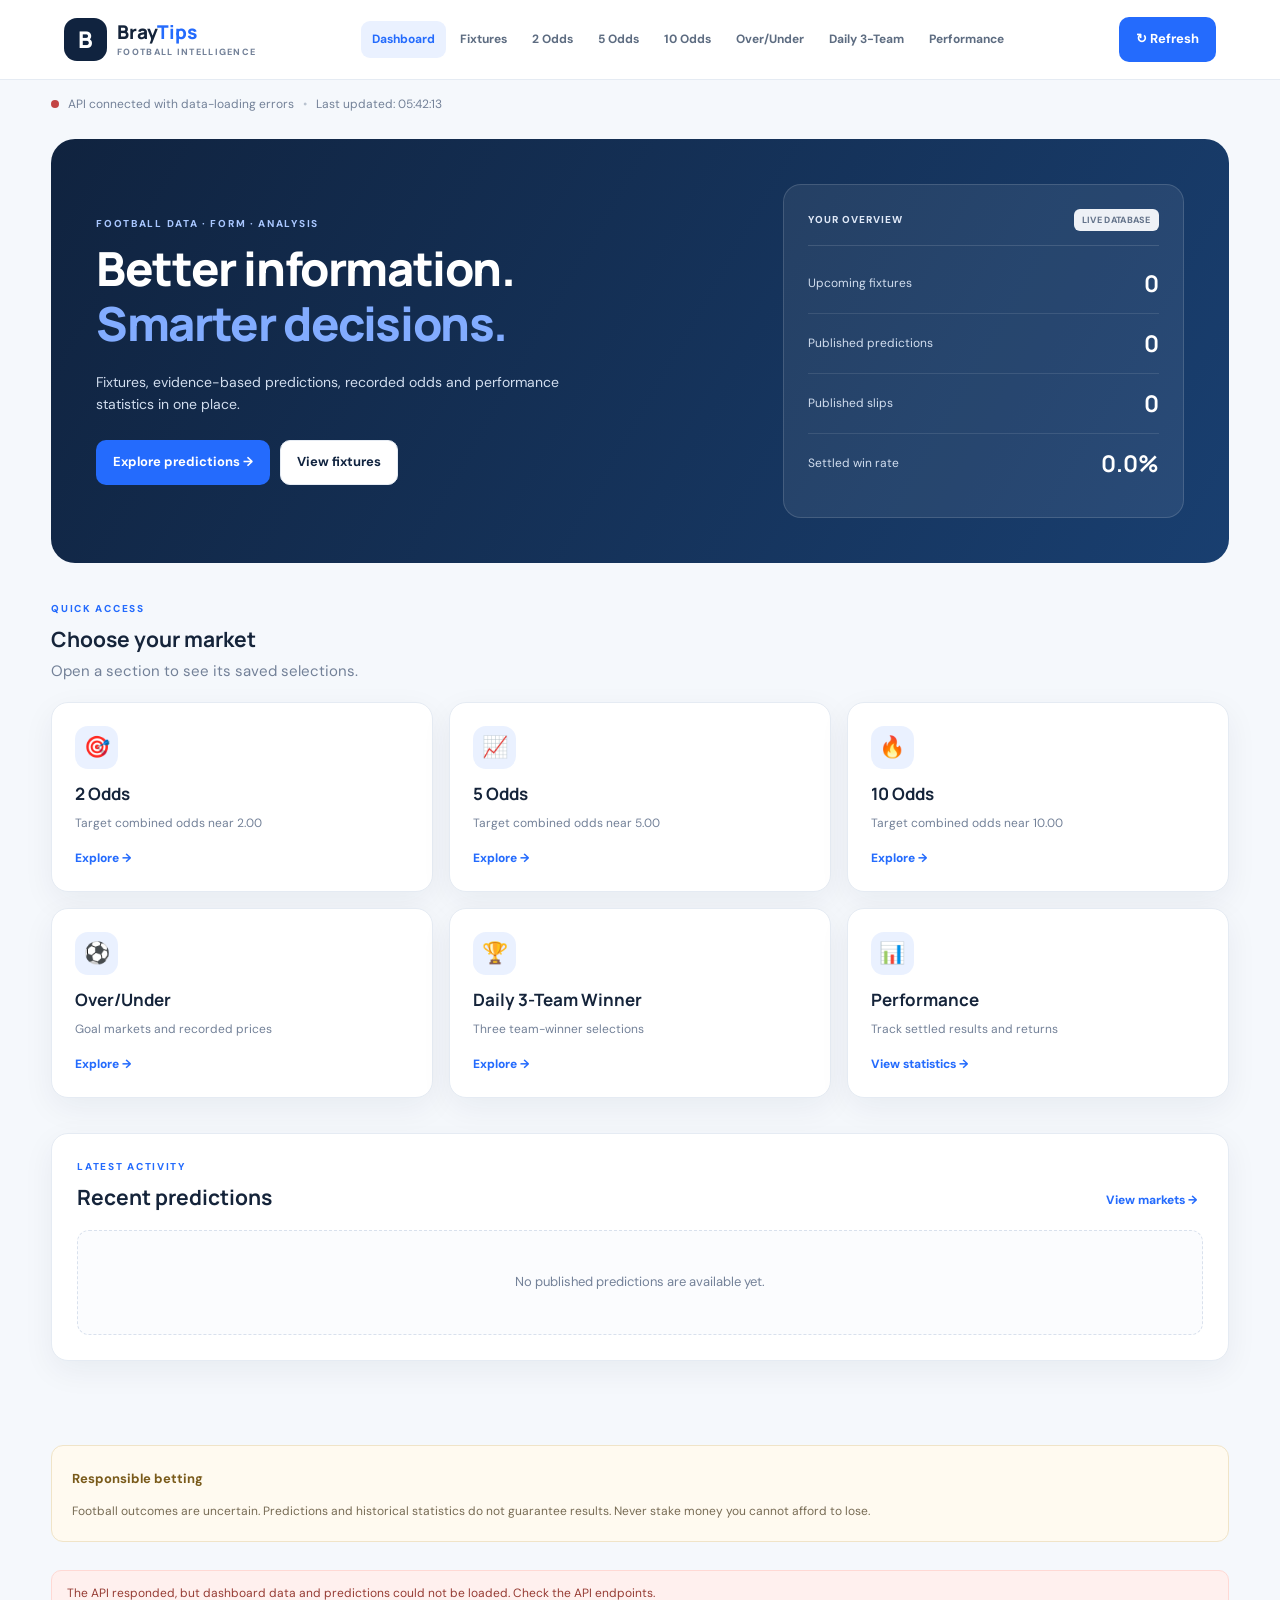
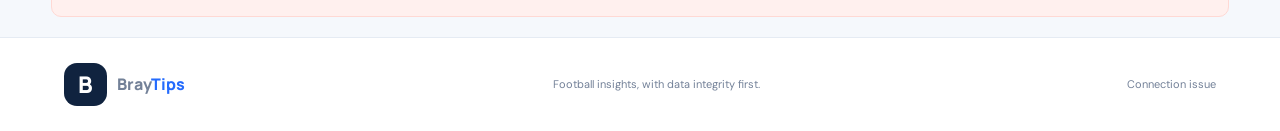
<file: index.html>
<!doctype html>
<html lang="en">
<head>
  <meta charset="utf-8">
  <meta name="viewport" content="width=device-width, initial-scale=1">
  <meta name="theme-color" content="#10233f">
  <meta name="description" content="BrayTips football fixtures, predictions, odds and performance tracking.">
  <title>BrayTips | Football Predictions</title>
  <link rel="stylesheet" href="styles.css">
  <script defer src="app.js?v=5"></script>
</head>
<body>
  <header class="site-header">
    <a class="brand" href="#dashboard" aria-label="BrayTips home">
      <span class="brand-mark">B</span>
      <span class="brand-name">
        Bray<span>Tips</span>
        <small>FOOTBALL INTELLIGENCE</small>
      </span>
    </a>

    <button id="menuToggle" class="menu-toggle" type="button"
            aria-expanded="false" aria-controls="mainNav">
      ☰ Menu
    </button>

    <nav id="mainNav" class="top-nav" aria-label="Main navigation">
      <button class="nav-button active" data-view="dashboard">Dashboard</button>
      <button class="nav-button" data-view="fixtures">Fixtures</button>
      <button class="nav-button" data-view="odds2">2 Odds</button>
      <button class="nav-button" data-view="odds5">5 Odds</button>
      <button class="nav-button" data-view="odds10">10 Odds</button>
      <button class="nav-button" data-view="overunder">Over/Under</button>
      <button class="nav-button" data-view="daily3">Daily 3-Team</button>
      <button class="nav-button" data-view="performance">Performance</button>
    </nav>

    <button id="refreshButton" class="button button-primary" type="button">
      ↻ Refresh
    </button>
  </header>

  <main class="page">
    <div class="system-banner">
      <span class="status-indicator"></span>
      <span id="statusLabel">Connecting to BrayTips...</span>
      <span class="system-divider">•</span>
      <span id="lastUpdated">Waiting for data</span>
    </div>

    <section id="dashboardView" class="view active">
      <div class="hero">
        <div class="hero-copy">
          <p class="eyebrow">FOOTBALL DATA · FORM · ANALYSIS</p>
          <h1>Better information.<br><span>Smarter decisions.</span></h1>
          <p class="hero-description">
            Fixtures, evidence-based predictions, recorded odds and
            performance statistics in one place.
          </p>
          <div class="hero-actions">
            <button class="button button-primary" data-view="odds2">
              Explore predictions →
            </button>
            <button class="button button-secondary" data-view="fixtures">
              View fixtures
            </button>
          </div>
        </div>

        <div class="hero-panel">
          <div class="panel-heading">
            <span>YOUR OVERVIEW</span>
            <span class="tag">LIVE DATABASE</span>
          </div>
          <div class="overview-stat">
            <span>Upcoming fixtures</span>
            <strong id="fixtureCount">—</strong>
          </div>
          <div class="overview-stat">
            <span>Published predictions</span>
            <strong id="predictionCount">—</strong>
          </div>
          <div class="overview-stat">
            <span>Published slips</span>
            <strong id="slipCount">—</strong>
          </div>
          <div class="overview-stat">
            <span>Settled win rate</span>
            <strong id="dashboardWinRate">—</strong>
          </div>
        </div>
      </div>

      <div class="section-heading">
        <div>
          <p class="eyebrow">QUICK ACCESS</p>
          <h2>Choose your market</h2>
          <p class="muted">Open a section to see its saved selections.</p>
        </div>
      </div>

      <div class="market-grid">
        <button class="market-card" data-view="odds2">
          <span class="market-icon">🎯</span>
          <strong>2 Odds</strong>
          <span>Target combined odds near 2.00</span>
          <span class="market-link">Explore →</span>
        </button>

        <button class="market-card" data-view="odds5">
          <span class="market-icon">📈</span>
          <strong>5 Odds</strong>
          <span>Target combined odds near 5.00</span>
          <span class="market-link">Explore →</span>
        </button>

        <button class="market-card" data-view="odds10">
          <span class="market-icon">🔥</span>
          <strong>10 Odds</strong>
          <span>Target combined odds near 10.00</span>
          <span class="market-link">Explore →</span>
        </button>

        <button class="market-card" data-view="overunder">
          <span class="market-icon">⚽</span>
          <strong>Over/Under</strong>
          <span>Goal markets and recorded prices</span>
          <span class="market-link">Explore →</span>
        </button>

        <button class="market-card" data-view="daily3">
          <span class="market-icon">🏆</span>
          <strong>Daily 3-Team Winner</strong>
          <span>Three team-winner selections</span>
          <span class="market-link">Explore →</span>
        </button>

        <button class="market-card" data-view="performance">
          <span class="market-icon">📊</span>
          <strong>Performance</strong>
          <span>Track settled results and returns</span>
          <span class="market-link">View statistics →</span>
        </button>
      </div>

      <section class="panel">
        <div class="section-heading compact">
          <div>
            <p class="eyebrow">LATEST ACTIVITY</p>
            <h2>Recent predictions</h2>
          </div>
          <button class="text-button" data-view="daily3">View markets →</button>
        </div>
        <div id="recentPredictions" class="content-grid">
          <div class="empty-state">Loading saved predictions...</div>
        </div>
      </section>
    </section>

    <section id="fixturesView" class="view">
      <div class="page-heading">
        <p class="eyebrow">MATCH CENTRE</p>
        <h1>Upcoming fixtures</h1>
        <p>Explore matches stored in the BrayTips database.</p>
      </div>

      <div class="panel">
        <div class="filters">
          <label>
            <span>Competition</span>
            <select id="leagueFilter">
              <option value="">All competitions</option>
            </select>
          </label>
          <label class="search-label">
            <span>Search teams</span>
            <input id="fixtureSearch" type="search"
                   placeholder="Enter a team name...">
          </label>
        </div>

        <div id="fixturesContainer" class="fixture-grid">
          <div class="empty-state">Fixtures will appear here.</div>
        </div>
      </div>
    </section>

    <section id="odds2View" class="view">
      <div class="page-heading">
        <p class="eyebrow">LOWER COMBINED ODDS</p>
        <h1>2 Odds</h1>
        <p>Published selections targeting combined decimal odds near 2.00.</p>
      </div>
      <div class="notice-inline">
        Target odds are not a guarantee. Only recorded selection prices
        can be used to calculate a verified combined price.
      </div>
      <div id="odds2Container" class="content-grid"></div>
    </section>

    <section id="odds5View" class="view">
      <div class="page-heading">
        <p class="eyebrow">MEDIUM COMBINED ODDS</p>
        <h1>5 Odds</h1>
        <p>Published slips targeting combined decimal odds near 5.00.</p>
      </div>
      <div class="notice-inline">
        Combined odds must be calculated from actual selection prices.
      </div>
      <div id="odds5Container" class="content-grid"></div>
    </section>

    <section id="odds10View" class="view">
      <div class="page-heading">
        <p class="eyebrow">HIGHER COMBINED ODDS</p>
        <h1>10 Odds</h1>
        <p>Published slips targeting combined decimal odds near 10.00.</p>
      </div>
      <div class="notice-inline">
        Higher combined odds generally mean a lower probability of all
        selections winning.
      </div>
      <div id="odds10Container" class="content-grid"></div>
    </section>

    <section id="overunderView" class="view">
      <div class="page-heading">
        <p class="eyebrow">GOALS MARKETS</p>
        <h1>Over/Under</h1>
        <p>Goal-market predictions saved in the database.</p>
      </div>
      <div id="overunderContainer" class="content-grid"></div>
    </section>

    <section id="daily3View" class="view">
      <div class="page-heading">
        <p class="eyebrow">THREE-SELECTION MARKET</p>
        <h1>Daily 3-Team Winner</h1>
        <p>Team-winner predictions for review. No selection is guaranteed.</p>
      </div>
      <div id="daily3Container" class="content-grid"></div>
    </section>

    <section id="performanceView" class="view">
      <div class="page-heading">
        <p class="eyebrow">RESULTS AND ACCOUNTABILITY</p>
        <h1>Performance tracker</h1>
        <p>Statistics based on recorded results, not pending predictions.</p>
      </div>

      <div class="stats-grid">
        <article class="stat-card">
          <span>Total predictions</span>
          <strong id="perfTotal">—</strong>
        </article>
        <article class="stat-card">
          <span>Won</span>
          <strong id="perfWon" class="positive">—</strong>
        </article>
        <article class="stat-card">
          <span>Lost</span>
          <strong id="perfLost" class="negative">—</strong>
        </article>
        <article class="stat-card">
          <span>Pending</span>
          <strong id="perfPending">—</strong>
        </article>
        <article class="stat-card">
          <span>Settled win rate</span>
          <strong id="perfWinRate">—</strong>
        </article>
        <article class="stat-card">
          <span>Recorded profit/loss</span>
          <strong id="perfProfit">—</strong>
        </article>
      </div>

      <div class="panel performance-notes">
        <h2>How performance is calculated</h2>
        <ul>
          <li>Win rate uses settled wins and losses only.</li>
          <li>Pending and void predictions are excluded from win rate.</li>
          <li>Profit/loss is expressed in units, not Kenyan shillings.</li>
          <li>Predictions without recorded odds cannot provide a reliable
              winning return.</li>
        </ul>
        <p id="performanceUpdated" class="muted"></p>
      </div>

      <div class="panel">
        <h2>Slip performance</h2>
        <div class="stats-grid compact-stats">
          <article class="stat-card">
            <span>Total slips</span>
            <strong id="slipPerfTotal">—</strong>
          </article>
          <article class="stat-card">
            <span>Won</span>
            <strong id="slipPerfWon" class="positive">—</strong>
          </article>
          <article class="stat-card">
            <span>Lost</span>
            <strong id="slipPerfLost" class="negative">—</strong>
          </article>
          <article class="stat-card">
            <span>Settled win rate</span>
            <strong id="slipPerfRate">—</strong>
          </article>
        </div>
      </div>
    </section>

    <section class="responsible">
      <strong>Responsible betting</strong>
      <p>
        Football outcomes are uncertain. Predictions and historical
        statistics do not guarantee results. Never stake money you cannot
        afford to lose.
      </p>
    </section>

    <div id="notice" class="notice" role="status" aria-live="polite" hidden> role="status" aria-live="polite">
      Connecting to the BrayTips API...
    </div>
  </main>

  <footer class="site-footer">
    <a class="brand" href="#dashboard">
      <span class="brand-mark">B</span>
      <span class="brand-name">Bray<span>Tips</span></span>
    </a>
    <span>Football insights, with data integrity first.</span>
    <span id="footerApiStatus">API: checking</span>
  </footer>
</body>
</html>
</file>
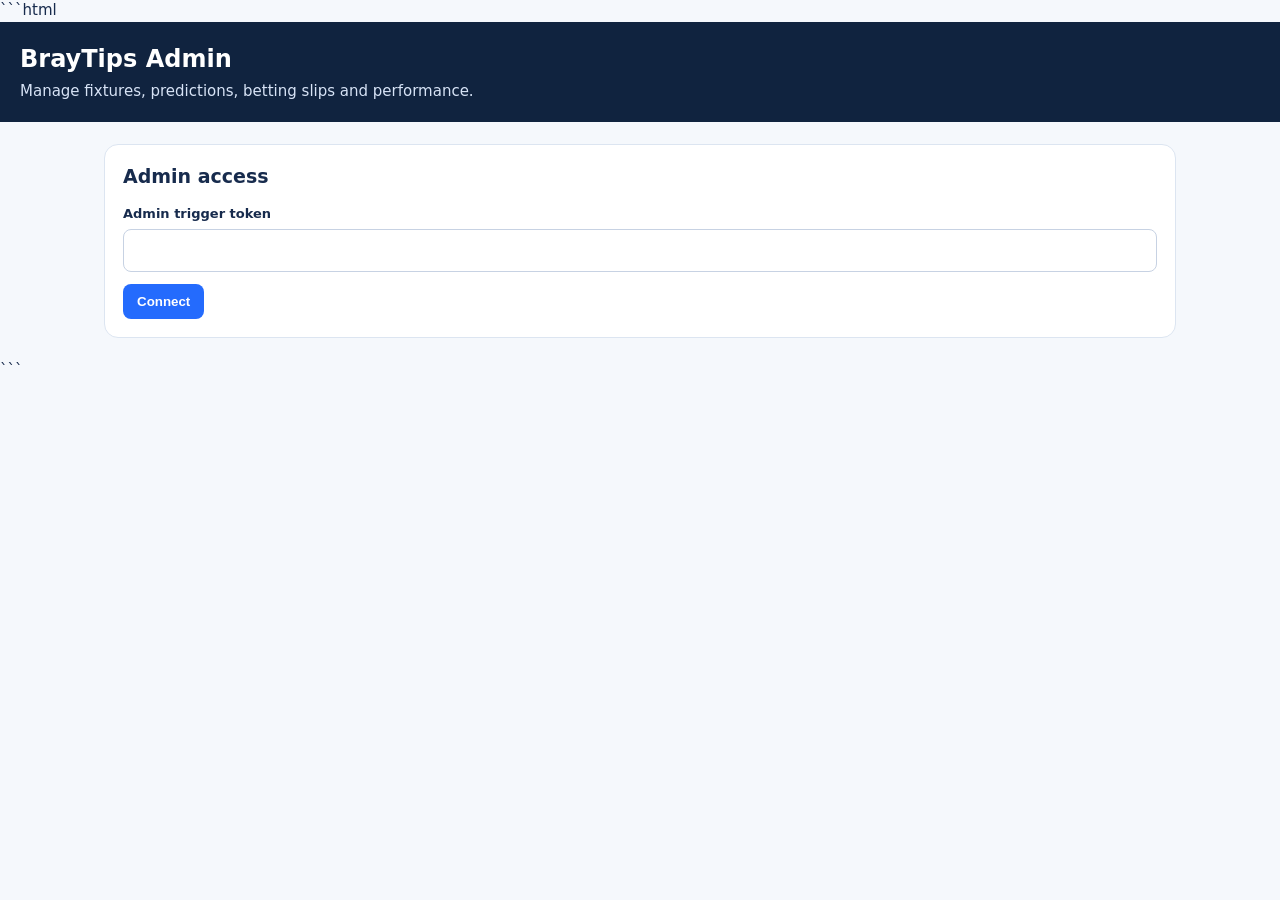
<file: admin.html>
```html
<!doctype html>
<html lang="en">
<head>
<meta charset="utf-8">
<meta name="viewport" content="width=device-width,initial-scale=1">
<title>BrayTips Admin</title>
<style>
:root{--navy:#10233f;--blue:#246bfd;--pale:#f3f7ff;--border:#dce5f1;--muted:#61718a}
*{box-sizing:border-box}
body{margin:0;background:#f5f8fc;color:#172b4d;font:15px/1.45 system-ui,Arial,sans-serif}
header{background:var(--navy);color:white;padding:20px}
header h1{margin:0;font-size:24px}
header p{margin:4px 0 0;color:#d7e3f6}
main{max-width:1100px;margin:22px auto;padding:0 14px}
.panel{background:white;border:1px solid var(--border);border-radius:14px;padding:18px;margin-bottom:16px}
h2{font-size:19px;margin:0 0 14px}
.grid{display:grid;grid-template-columns:repeat(2,minmax(0,1fr));gap:12px}
.wide{grid-column:1/-1}
label{display:block;font-size:13px;font-weight:700;margin-bottom:5px}
input,select,textarea{width:100%;min-width:0;border:1px solid #c7d2e3;border-radius:8px;padding:10px;font:inherit;background:white;color:#172b4d}
input[type=checkbox]{width:auto}
textarea{min-height:80px;resize:vertical}
button{border:0;border-radius:8px;padding:10px 14px;background:var(--blue);color:white;font-weight:700;cursor:pointer}
button:disabled{opacity:.55;cursor:not-allowed}
button.secondary{background:#eaf0f8;color:#203650}
button.danger{background:#b42318}
.actions{display:flex;gap:8px;flex-wrap:wrap;margin-top:12px}
.muted{color:var(--muted);font-size:13px}
.message{padding:10px;border-radius:8px;background:#eef4ff;margin:12px 0;overflow-wrap:anywhere}
.hidden{display:none!important}
table{width:100%;border-collapse:collapse;font-size:13px}
th,td{text-align:left;padding:9px;border-bottom:1px solid var(--border);vertical-align:top}
th{background:#f5f8fc}
.tablewrap{overflow:auto}
.cards{display:grid;grid-template-columns:repeat(4,minmax(0,1fr));gap:10px}
.stat{background:#f4f7fc;border-radius:10px;padding:12px}
.stat strong{display:block;font-size:22px}
.pill{display:inline-block;background:#eaf0f8;border-radius:999px;padding:3px 8px;font-size:12px}
.fixture{display:flex;align-items:center;gap:8px}
.badge{width:26px;height:26px;object-fit:contain;flex:0 0 26px}
.selection-row{display:grid;grid-template-columns:minmax(0,1fr) 110px auto;gap:8px;align-items:end;margin:10px 0}
.notice{padding:12px;border-radius:9px;background:#fff8e6;color:#654d12;font-size:13px;margin-bottom:12px}
@media(max-width:650px){.grid,.cards{grid-template-columns:1fr}.wide{grid-column:auto}.selection-row{grid-template-columns:1fr 100px}.selection-row button{grid-column:1/-1}}
</style>
</head>
<body>
<header>
<h1>BrayTips Admin</h1>
<p>Manage fixtures, predictions, betting slips and performance.</p>
</header>

<main>
<section class="panel" id="loginPanel">
<h2>Admin access</h2>
<label for="token">Admin trigger token</label>
<input id="token" type="password" autocomplete="current-password">
<div class="actions"><button id="connect">Connect</button></div>
</section>

<div id="app" class="hidden">
<div id="message" class="message" aria-live="polite">Connected.</div>

<section class="panel">
<h2>Dashboard</h2>
<div class="cards" id="stats"></div>
<div class="actions">
<button id="refresh" class="secondary">Refresh data</button>
<button id="import" class="secondary">Import fixtures</button>
<button id="enrich" class="secondary">Enrich next fixture</button>
<button id="generate" class="secondary">Generate draft predictions</button>
</div>
</section>

<!-- NEW: CUSTOM MATCH FORM -->
<section class="panel">
<h2>Add Custom Match</h2>
<p class="muted">Use this when a fixture is missing from imported matches. Enter the kickoff time in Nairobi local time.</p>
<div class="notice">Only add genuine upcoming fixtures. The saved match will appear in the fixture selector after the data refreshes.</div>

<form id="customMatchForm">
<div class="grid">
<div>
<label for="customHome">Home team *</label>
<input id="customHome" maxlength="120" required placeholder="e.g. Arsenal">
</div>
<div>
<label for="customAway">Away team *</label>
<input id="customAway" maxlength="120" required placeholder="e.g. Chelsea">
</div>
<div>
<label for="customLeague">League *</label>
<input id="customLeague" maxlength="150" required list="leagueSuggestions" placeholder="Select or enter league">
<datalist id="leagueSuggestions">
<option>Premier League</option>
<option>La Liga</option>
<option>Serie A</option>
<option>Bundesliga</option>
<option>Ligue 1</option>
<option>UEFA Champions League</option>
<option>UEFA Europa League</option>
<option>Primeira Liga</option>
<option>Eredivisie</option>
<option>Super Lig</option>
<option>Saudi Pro League</option>
<option>Kenyan Premier League</option>
</datalist>
</div>
<div>
<label for="customCountry">Country</label>
<input id="customCountry" maxlength="100" placeholder="e.g. England">
</div>
<div>
<label for="customDate">Match date *</label>
<input id="customDate" type="date" required>
</div>
<div>
<label for="customTime">Kickoff time (Nairobi) *</label>
<input id="customTime" type="time" required>
</div>
<div>
<label for="customHomeLogo">Home logo URL (optional)</label>
<input id="customHomeLogo" type="url" placeholder="https://...">
</div>
<div>
<label for="customAwayLogo">Away logo URL (optional)</label>
<input id="customAwayLogo" type="url" placeholder="https://...">
</div>
</div>
<div class="actions">
<button id="saveCustomMatch" type="submit">Save custom match</button>
<button id="clearCustomMatch" type="button" class="secondary">Clear form</button>
</div>
</form>
</section>

<section class="panel">
<h2>Create or edit prediction</h2>
<form id="predictionForm">
<input type="hidden" id="predictionId">
<div class="grid">
<div class="wide">
<label for="match">Fixture</label>
<select id="match" required><option value="">Choose fixture</option></select>
</div>
<div>
<label for="date">Prediction date</label>
<input id="date" type="date" required>
</div>
<div>
<label for="category">Category</label>
<select id="category">
<option value="winner_team">Match result</option>
<option value="over_under">Over/Under</option>
<option value="other">Other</option>
</select>
</div>
<div>
<label for="market">Market</label>
<select id="market">
<option>1X2</option>
<option>Double chance</option>
<option>Draw no bet</option>
<option>Over/Under 1.5</option>
<option>Over/Under 2.5</option>
<option>Over/Under 3.5</option>
<option>Both teams to score</option>
<option>Team goals</option>
<option>Other</option>
</select>
</div>
<div>
<label for="selection">Selection</label>
<input id="selection" required placeholder="e.g. Over 2.5 goals">
</div>
<div>
<label for="odds">Bookmaker odds</label>
<input id="odds" type="number" min="1.01" step="0.01" placeholder="e.g. 1.85">
</div>
<div>
<label for="bookmaker">Bookmaker</label>
<input id="bookmaker" placeholder="e.g. Betika">
</div>
<div>
<label for="probability">Estimated probability (%)</label>
<input id="probability" type="number" min="0" max="100" step="0.1">
</div>
<div>
<label for="confidence">Confidence</label>
<select id="confidence"><option>Medium</option><option>High</option><option>Low</option></select>
</div>
<div>
<label for="result">Result</label>
<select id="result">
<option value="pending">Pending</option>
<option value="won">Won</option>
<option value="lost">Lost</option>
<option value="void">Void</option>
</select>
</div>
<div class="wide">
<label for="reasoning">Analysis / notes</label>
<textarea id="reasoning"></textarea>
</div>
<div class="wide">
<label><input id="publishPrediction" type="checkbox"> Publish prediction</label>
</div>
</div>
<div class="actions">
<button type="submit">Save prediction</button>
<button type="button" id="clearPrediction" class="secondary">Clear</button>
</div>
</form>
</section>

<section class="panel">
<h2>Build a slip</h2>
<p class="muted">Add published predictions, confirm the actual odds, and calculate the combined price. Actual combined odds depend on your selections.</p>
<div class="grid">
<div>
<label for="slipCategory">Slip category</label>
<select id="slipCategory">
<option value="2_odds">2 odds</option>
<option value="5_odds">5 odds</option>
<option value="10_odds">10 odds</option>
<option value="over_under">Over/Under</option>
</select>
</div>
<div><label for="slipDate">Slip date</label><input id="slipDate" type="date"></div>
<div><label for="slipTitle">Slip title</label><input id="slipTitle" placeholder="Daily picks"></div>
<div><label for="slipBookmaker">Bookmaker</label><input id="slipBookmaker" placeholder="Bookmaker checked"></div>
<div class="wide"><label for="slipNotes">Notes</label><input id="slipNotes" placeholder="Odds checked at 09:15 EAT"></div>
</div>
<div style="margin-top:14px">
<label for="predictionPicker">Add published prediction</label>
<select id="predictionPicker"><option value="">Select prediction</option></select>
<div class="actions"><button type="button" id="addSelection">Add selection</button></div>
</div>
<div id="slipSelections"></div>
<div class="message">
<strong>Combined odds: <span id="combinedOdds">—</span></strong>
<span id="targetNote" class="muted"></span>
</div>
<div class="actions">
<button type="button" id="saveSlip">Save draft</button>
<button type="button" id="publishSlip">Publish slip</button>
<button type="button" id="clearSlip" class="secondary">Clear slip</button>
</div>
</section>

<section class="panel">
<h2>Predictions</h2>
<div class="tablewrap">
<table>
<thead><tr><th>Fixture / selection</th><th>Market</th><th>Odds</th><th>Status</th><th>Actions</th></tr></thead>
<tbody id="predictionsTable"></tbody>
</table>
</div>
</section>

<section class="panel">
<h2>Saved slips</h2>
<div class="tablewrap">
<table>
<thead><tr><th>Slip</th><th>Combined odds</th><th>Status</th><th>Published</th><th>Actions</th></tr></thead>
<tbody id="slipsTable"></tbody>
</table>
</div>
</section>

<section class="panel">
<h2>Performance tracker</h2>
<div id="performance"></div>
</section>
</div>
</main>

<script>
(() => {
"use strict";

const API = "https://braytips-api.mushbrayden.workers.dev";
const $ = id => document.getElementById(id);

let data = {matches:[],predictions:[],slips:[],selections:[]};
let slipItems = [];

function token(){return $("token").value.trim();}

function say(message,bad=false){
  $("message").textContent=message;
  $("message").style.background=bad?"#fff0f0":"#eef4ff";
  $("message").style.color=bad?"#9b1c1c":"#172b4d";
}

function escapeHtml(value){
  return String(value??"").replace(/[&<>"']/g,c=>({
    "&":"&amp;","<":"&lt;",">":"&gt;",'"':"&quot;","'":"&#39;"
  }[c]));
}

function today(){
  const parts=new Intl.DateTimeFormat("en-GB",{
    timeZone:"Africa/Nairobi",
    year:"numeric",month:"2-digit",day:"2-digit"
  }).formatToParts(new Date());
  const part=Object.fromEntries(parts.map(x=>[x.type,x.value]));
  return `${part.year}-${part.month}-${part.day}`;
}

async function api(path,options={}){
  const response=await fetch(API+path,{
    ...options,
    headers:{
      "Content-Type":"application/json",
      "x-admin-token":token(),
      ...(options.headers||{})
    }
  });

  const raw=await response.text();
  let result;

  try{result=raw?JSON.parse(raw):{};}
  catch{throw new Error("The server returned an invalid response.");}

  if(!response.ok||result.success===false){
    throw new Error(result.error||`Request failed (${response.status}).`);
  }

  return result;
}

function fixtureLabel(m){
  return `${m.home_team||"Home"} vs ${m.away_team||"Away"} · ${m.league_name||m.league||"League"} · ${String(m.kickoff_at||"").replace("T"," ").slice(0,16)}`;
}

function fixture(id){
  return data.matches.find(m=>String(m.id)===String(id));
}

function prediction(id){
  return data.predictions.find(p=>String(p.id)===String(id));
}

async function refresh(){
  const result=await api("/api/admin/data");

  data={
    matches:result.matches||[],
    predictions:result.predictions||[],
    slips:result.slips||[],
    selections:result.selections||[]
  };

  renderAll();
  await renderPerformance();
}

function renderAll(){
  $("match").innerHTML='<option value="">Choose fixture</option>'+
    data.matches
      .filter(m=>m.match_status!=="cancelled")
      .map(m=>`<option value="${escapeHtml(m.id)}">${escapeHtml(fixtureLabel(m))}</option>`)
      .join("");

  $("predictionPicker").innerHTML='<option value="">Select published prediction</option>'+
    data.predictions
      .filter(p=>p.is_published)
      .map(p=>{
        const m=fixture(p.match_id);
        return `<option value="${escapeHtml(p.id)}">${escapeHtml(m?fixtureLabel(m):p.market)} — ${escapeHtml(p.selection)}${p.decimal_odds?` @ ${Number(p.decimal_odds).toFixed(2)}`:" — odds needed"}</option>`;
      }).join("");

  const publishedPredictions=data.predictions.filter(p=>p.is_published).length;
  const publishedSlips=data.slips.filter(s=>s.is_published).length;

  $("stats").innerHTML=[
    ["Fixtures",data.matches.length],
    ["Predictions",data.predictions.length],
    ["Published picks",publishedPredictions],
    ["Published slips",publishedSlips]
  ].map(s=>`<div class="stat"><strong>${s[1]}</strong><span class="muted">${s[0]}</span></div>`).join("");

  $("predictionsTable").innerHTML=data.predictions.map(p=>{
    const m=fixture(p.match_id);
    const name=m?fixtureLabel(m):"Standalone pick";

    return `<tr>
      <td><div class="fixture">
      ${m?.home_logo?`<img class="badge" src="${escapeHtml(m.home_logo)}" alt="">`:""}
      <div><strong>${escapeHtml(name)}</strong><br>${escapeHtml(p.selection)}</div>
      ${m?.away_logo?`<img class="badge" src="${escapeHtml(m.away_logo)}" alt="">`:""}
      </div></td>
      <td>${escapeHtml(p.market||p.category||"")}</td>
      <td>${p.decimal_odds?Number(p.decimal_odds).toFixed(2):"—"}<br><span class="muted">${escapeHtml(p.bookmaker||"")}</span></td>
      <td><span class="pill">${p.is_published?"Published":"Draft"} · ${escapeHtml(p.result||"pending")}</span></td>
      <td><div class="actions">
      <button class="secondary" data-edit="${escapeHtml(p.id)}">Edit</button>
      <button class="secondary" data-toggle="${escapeHtml(p.id)}">${p.is_published?"Unpublish":"Publish"}</button>
      <button class="secondary" data-settle="${escapeHtml(p.id)}" data-result="won">Won</button>
      <button class="secondary" data-settle="${escapeHtml(p.id)}" data-result="lost">Lost</button>
      <button class="secondary" data-settle="${escapeHtml(p.id)}" data-result="void">Void</button>
      <button class="danger" data-delete="${escapeHtml(p.id)}">Delete</button>
      </div></td></tr>`;
  }).join("")||'<tr><td colspan="5">No predictions saved.</td></tr>';

  $("slipsTable").innerHTML=data.slips.map(s=>`
    <tr>
    <td><strong>${escapeHtml(s.title||s.category||"Slip")}</strong><br><span class="muted">${escapeHtml(s.slip_date||"")}</span></td>
    <td>${Number(s.combined_odds||0).toFixed(2)}</td>
    <td>${escapeHtml(s.status||"pending")}</td>
    <td>${s.is_published?"Yes":"No"}</td>
    <td><div class="actions">
    <button class="secondary" data-slip-toggle="${escapeHtml(s.id)}">${s.is_published?"Unpublish":"Publish"}</button>
    <button class="secondary" data-slip-settle="${escapeHtml(s.id)}" data-status="won">Won</button>
    <button class="secondary" data-slip-settle="${escapeHtml(s.id)}" data-status="lost">Lost</button>
    <button class="secondary" data-slip-settle="${escapeHtml(s.id)}" data-status="void">Void</button>
    <button class="danger" data-slip-delete="${escapeHtml(s.id)}">Delete</button>
    </div></td></tr>
  `).join("")||'<tr><td colspan="5">No slips saved.</td></tr>';

  renderSlipItems();
}

async function renderPerformance(){
  try{
    const response=await fetch(API+"/api/performance");
    const body=await response.json();

    if(!response.ok||body.success===false)throw new Error("Performance unavailable");

    const p=body.predictions||{};
    const s=body.slips||{};

    $("performance").innerHTML=`<div class="cards">
      <div class="stat"><strong>${p.win_rate??0}%</strong><span class="muted">Pick win rate</span></div>
      <div class="stat"><strong>${p.settled??0}</strong><span class="muted">Settled picks</span></div>
      <div class="stat"><strong>${s.won??0}</strong><span class="muted">Winning slips</span></div>
      <div class="stat"><strong>${s.pending??0}</strong><span class="muted">Pending slips</span></div>
    </div>`;
  }catch(e){
    $("performance").textContent="Performance data unavailable.";
  }
}

/* Create a custom fixture using the new Worker route. */
$("customMatchForm").addEventListener("submit",async e=>{
  e.preventDefault();

  const button=$("saveCustomMatch");
  button.disabled=true;

  try{
    const home=$("customHome").value.trim();
    const away=$("customAway").value.trim();
    const date=$("customDate").value;
    const time=$("customTime").value;

    if(home.toLowerCase()===away.toLowerCase()){
      throw new Error("Home and away teams must be different.");
    }

    if(!date||!time)throw new Error("Choose a match date and kickoff time.");

    /*
     * Kenya uses UTC+03:00. Constructing the ISO offset explicitly
     * prevents the browser's own timezone from changing kickoff time.
     */
    const kickoff=new Date(`${date}T${time}:00+03:00`);

    if(!Number.isFinite(kickoff.getTime())||kickoff.getTime()<=Date.now()){
      throw new Error("Choose a future kickoff time in Nairobi time.");
    }

    for(const id of ["customHomeLogo","customAwayLogo"]){
      const value=$(id).value.trim();
      if(value){
        let u;
        try{u=new URL(value);}
        catch{throw new Error("Enter a valid logo URL or leave it blank.");}
        if(u.protocol!=="https:"){
          throw new Error("Logo URLs must begin with https://.");
        }
      }
    }

    const result=await api("/api/admin/matches",{
      method:"POST",
      body:JSON.stringify({
        home_team:home,
        away_team:away,
        league_name:$("customLeague").value.trim(),
        country:$("customCountry").value.trim()||null,
        kickoff_at:kickoff.toISOString(),
        home_logo:$("customHomeLogo").value.trim()||null,
        away_logo:$("customAwayLogo").value.trim()||null
      })
    });

    $("customMatchForm").reset();
    $("customDate").value=today();
    $("customTime").value="15:00";

    await refresh();

    if(result.match?.id){
      $("match").value=String(result.match.id);
    }

    say("Custom match saved successfully. It is now available in the fixture selector.");
    $("match").scrollIntoView({behavior:"smooth",block:"center"});
  }catch(err){
    say(err.message||"Could not save the custom match.",true);
  }finally{
    button.disabled=false;
  }
});

$("clearCustomMatch").addEventListener("click",()=>{
  $("customMatchForm").reset();
  $("customDate").value=today();
  $("customTime").value="15:00";
});

function clearPrediction(){
  $("predictionForm").reset();
  $("predictionId").value="";
  $("date").value=today();
  $("result").value="pending";
}

function editPrediction(id){
  const p=prediction(id);
  if(!p)return;

  $("predictionId").value=p.id;
  $("match").value=p.match_id||"";
  $("date").value=p.prediction_date||today();
  $("category").value=p.category||"winner_team";
  $("market").value=p.market||"Other";
  $("selection").value=p.selection||"";
  $("odds").value=p.decimal_odds??"";
  $("bookmaker").value=p.bookmaker||"";
  $("probability").value=p.estimated_probability==null?"":Number(p.estimated_probability)*100;
  $("confidence").value=p.confidence_label||"Medium";
  $("result").value=p.result||"pending";
  $("reasoning").value=p.reasoning||"";
  $("publishPrediction").checked=!!p.is_published;

  $("predictionForm").scrollIntoView({behavior:"smooth"});
}

function renderSlipItems(){
  $("slipSelections").innerHTML=slipItems.map((item,i)=>{
    const p=prediction(item.id);
    const m=p?fixture(p.match_id):null;

    return `<div class="selection-row">
      <div><strong>${escapeHtml(m?fixtureLabel(m):p?.market||"Selection")}</strong><br><span class="muted">${escapeHtml(p?.selection||"")}</span></div>
      <div><label for="slipOdd${i}">Odds</label><input id="slipOdd${i}" type="number" min="1.01" step="0.01" value="${escapeHtml(item.odds??"")}" data-odd-index="${i}"></div>
      <button type="button" class="danger" data-remove-index="${i}">Remove</button>
    </div>`;
  }).join("");

  const odds=slipItems.map(x=>Number(x.odds));
  const valid=odds.length>0&&odds.every(x=>Number.isFinite(x)&&x>1);
  const combined=valid?odds.reduce((a,b)=>a*b,1):null;

  $("combinedOdds").textContent=combined===null?"—":combined.toFixed(2);

  const target={"2_odds":2,"5_odds":5,"10_odds":10}[$("slipCategory").value];
  $("targetNote").textContent=target?` Target ${target.toFixed(2)}; actual odds may differ.`:"";
}

function clearSlip(){
  slipItems=[];
  renderSlipItems();
}

async function saveSlip(publish){
  if(!slipItems.length)throw new Error("Add a selection first.");

  const selections=slipItems.map(item=>{
    const odds=Number(item.odds);

    if(!Number.isFinite(odds)||odds<=1){
      throw new Error("Enter valid odds above 1.00 for every selection.");
    }

    return {
      prediction_id:Number(item.id),
      odds
    };
  });

  const result=await api("/api/admin/slips",{
    method:"POST",
    body:JSON.stringify({
      category:$("slipCategory").value,
      slip_date:$("slipDate").value||today(),
      title:$("slipTitle").value.trim(),
      bookmaker:$("slipBookmaker").value.trim(),
      notes:$("slipNotes").value.trim(),
      selections,
      is_published:publish
    })
  });

  const slip=result.slip||result;

  say(`${publish?"Published":"Saved draft"}${slip.combined_odds?` — combined odds ${Number(slip.combined_odds).toFixed(2)}`:""}.`);

  clearSlip();
  await refresh();
}

/* Login */
$("connect").addEventListener("click",async()=>{
  try{
    await refresh();
    $("app").classList.remove("hidden");
    $("loginPanel").classList.add("hidden");
    say("Connected.");
  }catch(e){
    say(e.message,true);
  }
});

$("token").addEventListener("keydown",e=>{
  if(e.key==="Enter")$("connect").click();
});

$("refresh").addEventListener("click",async()=>{
  try{
    await refresh();
    say("Data refreshed.");
  }catch(e){say(e.message,true);}
});

$("clearPrediction").addEventListener("click",clearPrediction);

/*
 * The supplied Worker supports creating predictions and settling them.
 * It does not yet provide an update-by-ID endpoint, so this handler
 * blocks accidental duplicate creation when an existing prediction is edited.
 */
$("predictionForm").addEventListener("submit",async e=>{
  e.preventDefault();

  try{
    if($("predictionId").value){
      throw new Error("Editing an existing prediction requires a Worker update endpoint. Clear the form to create a new prediction instead.");
    }

    const value=$("probability").value;

    await api("/api/admin/predictions",{
      method:"POST",
      body:JSON.stringify({
        match_id:$("match").value,
        prediction_date:$("date").value,
        category:$("category").value,
        market:$("market").value,
        selection:$("selection").value.trim(),
        decimal_odds:$("odds").value===""?null:Number($("odds").value),
        estimated_probability:value===""?null:Number(value)/100,
        confidence_label:$("confidence").value,
        result:$("result").value,
        reasoning:$("reasoning").value,
        is_published:$("publishPrediction").checked
      })
    });

    say("Prediction saved.");
    clearPrediction();
    await refresh();
  }catch(e){
    say(e.message,true);
  }
});

/* Slip creation */
$("addSelection").addEventListener("click",()=>{
  const id=$("predictionPicker").value;

  if(!id)return say("Select a published prediction first.",true);
  if(slipItems.some(x=>x.id===id))return say("This prediction is already on the slip.",true);

  const p=prediction(id);
  slipItems.push({id,odds:p?.decimal_odds??""});
  renderSlipItems();
});

$("slipSelections").addEventListener("input",e=>{
  const i=e.target.dataset.oddIndex;
  if(i===undefined)return;

  slipItems[Number(i)].odds=e.target.value;

  const odds=slipItems.map(x=>Number(x.odds));
  const valid=odds.length>0&&odds.every(x=>Number.isFinite(x)&&x>1);

  $("combinedOdds").textContent=valid?odds.reduce((a,b)=>a*b,1).toFixed(2):"—";
});

$("slipSelections").addEventListener("click",e=>{
  const i=e.target.dataset.removeIndex;
  if(i===undefined)return;

  slipItems.splice(Number(i),1);
  renderSlipItems();
});

$("slipCategory").addEventListener("change",renderSlipItems);
$("clearSlip").addEventListener("click",clearSlip);

$("saveSlip").addEventListener("click",async()=>{
  try{await saveSlip(false);}
  catch(e){say(e.message,true);}
});

$("publishSlip").addEventListener("click",async()=>{
  try{await saveSlip(true);}
  catch(e){say(e.message,true);}
});

/* Prediction table actions */
$("predictionsTable").addEventListener("click",async e=>{
  const b=e.target.closest("button");
  if(!b)return;

  try{
    if(b.dataset.edit)return editPrediction(b.dataset.edit);

    if(b.dataset.toggle){
      throw new Error("Publishing or unpublishing an existing prediction requires a Worker update endpoint. No duplicate prediction was created.");
    }

    if(b.dataset.settle){
      await api("/api/admin/predictions/settle",{
        method:"POST",
        body:JSON.stringify({
          id:b.dataset.settle,
          result:b.dataset.result
        })
      });
    }

    if(b.dataset.delete&&confirm("Delete this prediction?")){
      await api("/api/admin/predictions/delete",{
        method:"POST",
        body:JSON.stringify({id:b.dataset.delete})
      });
    }

    await refresh();
  }catch(err){
    say(err.message,true);
  }
});

/* Slip table actions */
$("slipsTable").addEventListener("click",async e=>{
  const b=e.target.closest("button");
  if(!b)return;

  try{
    if(b.dataset.slipToggle){
      const s=data.slips.find(x=>String(x.id)===String(b.dataset.slipToggle));
      if(!s)throw new Error("Slip not found.");

      await api("/api/admin/slips/update",{
        method:"POST",
        body:JSON.stringify({
          id:s.id,
          is_published:!s.is_published
        })
      });
    }

    if(b.dataset.slipSettle){
      await api("/api/admin/slips/update",{
        method:"POST",
        body:JSON.stringify({
          id:b.dataset.slipSettle,
          status:b.dataset.status
        })
      });
    }

    if(b.dataset.slipDelete&&confirm("Delete this slip and its selections?")){
      await api("/api/admin/slips/delete",{
        method:"POST",
        body:JSON.stringify({id:b.dataset.slipDelete})
      });
    }

    await refresh();
    say("Slip updated.");
  }catch(err){
    say(err.message,true);
  }
});

/* Existing worker action routes */
$("import").addEventListener("click",async()=>{
  try{
    const r=await api("/api/import-fixtures",{
      method:"POST",
      body:JSON.stringify({date:today()})
    });

    const stats=r.result||{};
    say(`Fixture import complete: ${stats.inserted??0} inserted, ${stats.updated??0} updated, ${stats.skipped??0} skipped.`);
    await refresh();
  }catch(e){say(e.message,true);}
});

$("enrich").addEventListener("click",async()=>{
  try{
    const r=await api("/api/enrich-upcoming",{
      method:"POST"
    });

    say(`Enrichment complete: ${r.scanned??0} scanned, ${r.updated??0} updated.`);
    await refresh();
  }catch(e){say(e.message,true);}
});

$("generate").addEventListener("click",async()=>{
  try{
    const r=await api("/api/generate-predictions",{
      method:"POST"
    });

    const stats=r.result||{};
    say(`Prediction generation complete: ${stats.created??0} created, ${stats.skipped??0} skipped.`);
    await refresh();
  }catch(e){say(e.message,true);}
});

/* Initialise Nairobi-local dates. */
$("date").value=today();
$("slipDate").value=today();
$("customDate").value=today();
$("customTime").value="15:00";

})();
</script>
</body>
</html>
```
</file>
<file: styles.css>
@import url('https://fonts.googleapis.com/css2?family=DM+Sans:wght@400;500;600;700&family=Manrope:wght@400;500;600;700;800&display=swap');

:root {
  --navy: #10233f;
  --navy2: #18395f;
  --blue: #246bfd;
  --blue-light: #eaf1ff;
  --ink: #15243a;
  --muted: #738198;
  --line: #e5ebf3;
  --surface: #ffffff;
  --page: #f5f8fc;
  --green: #17865b;
  --red: #c34444;
  --amber: #996500;
  --shadow: 0 10px 32px rgba(16,35,63,.06);
}

* {
  box-sizing: border-box;
}

html {
  scroll-behavior: smooth;
}

body {
  margin: 0;
  color: var(--ink);
  background: var(--page);
  font-family: 'DM Sans', sans-serif;
  font-size: 15px;
  line-height: 1.6;
}

button, input, select {
  font: inherit;
}

button {
  cursor: pointer;
}

button:disabled {
  cursor: not-allowed;
  opacity: .6;
}

a {
  color: inherit;
  text-decoration: none;
}

.site-header {
  display: flex;
  align-items: center;
  justify-content: space-between;
  gap: 20px;
  padding: 17px 5%;
  background: white;
  border-bottom: 1px solid var(--line);
  position: relative;
  z-index: 10;
}

.brand {
  display: inline-flex;
  align-items: center;
  gap: 10px;
  flex-shrink: 0;
  font-family: 'Manrope', sans-serif;
  font-weight: 800;
}

.brand-mark {
  display: grid;
  place-items: center;
  width: 43px;
  height: 43px;
  color: white;
  background: var(--navy);
  border-radius: 13px;
  font-size: 23px;
}

.brand-name {
  font-size: 19px;
  line-height: 1.2;
}

.brand-name > span {
  color: var(--blue);
}

.brand-name small {
  display: block;
  margin-top: 3px;
  color: var(--muted);
  font-family: 'DM Sans', sans-serif;
  font-size: 9px;
  letter-spacing: 1.3px;
}

.top-nav {
  display: flex;
  align-items: center;
  justify-content: center;
  flex-wrap: wrap;
  gap: 3px;
}

.nav-button {
  border: 0;
  border-radius: 9px;
  padding: 9px 11px;
  color: #5d6c81;
  background: transparent;
  font-size: 12px;
  font-weight: 700;
  white-space: nowrap;
}

.nav-button:hover,
.nav-button.active {
  color: var(--blue);
  background: var(--blue-light);
}

.menu-toggle {
  display: none;
  border: 1px solid var(--line);
  border-radius: 9px;
  padding: 8px 12px;
  background: white;
  color: var(--navy);
}

.button {
  display: inline-flex;
  justify-content: center;
  align-items: center;
  gap: 8px;
  border: 1px solid transparent;
  border-radius: 10px;
  padding: 11px 16px;
  font-size: 13px;
  font-weight: 700;
  transition: .15s ease;
}

.button-primary {
  background: var(--blue);
  color: white;
}

.button-primary:hover {
  background: #1556dc;
}

.button-secondary {
  color: var(--navy);
  background: white;
  border-color: var(--line);
}

.button-secondary:hover {
  border-color: var(--blue);
}

.page {
  width: min(1200px, 92%);
  margin: 0 auto;
}

.system-banner {
  display: flex;
  align-items: center;
  gap: 9px;
  padding: 15px 0;
  color: var(--muted);
  font-size: 12px;
}

.status-indicator {
  width: 8px;
  height: 8px;
  border-radius: 50%;
  background: #e5a321;
}

.status-indicator.online {
  background: var(--green);
}

.status-indicator.offline {
  background: var(--red);
}

.system-divider {
  color: #b9c3d0;
}

.hero {
  display: grid;
  grid-template-columns: 1.3fr .8fr;
  gap: 36px;
  align-items: center;
  padding: 45px;
  margin: 10px 0 38px;
  border-radius: 24px;
  color: white;
  background: linear-gradient(120deg, #10233f, #193f70);
  overflow: hidden;
}

.eyebrow {
  margin: 0 0 9px;
  color: var(--blue);
  font-size: 10px;
  font-weight: 800;
  letter-spacing: 1.7px;
}

.hero .eyebrow {
  color: #a9c7ff;
}

.hero h1,
.page-heading h1 {
  margin: 0;
  font-family: 'Manrope', sans-serif;
  font-size: clamp(30px, 4vw, 47px);
  font-weight: 800;
  line-height: 1.16;
  letter-spacing: -1.4px;
}

.hero h1 span {
  color: #82acff;
}

.hero-description {
  max-width: 480px;
  margin: 20px 0 25px;
  color: #d2deef;
  font-size: 14px;
}

.hero-actions {
  display: flex;
  flex-wrap: wrap;
  gap: 10px;
}

.hero-panel {
  padding: 24px;
  border: 1px solid rgba(255,255,255,.14);
  border-radius: 18px;
  background: rgba(255,255,255,.07);
}

.panel-heading {
  display: flex;
  justify-content: space-between;
  align-items: center;
  gap: 10px;
  padding-bottom: 14px;
  margin-bottom: 8px;
  border-bottom: 1px solid rgba(255,255,255,.13);
  color: #e0e9f8;
  font-size: 10px;
  font-weight: 800;
  letter-spacing: 1px;
}

.overview-stat {
  display: flex;
  align-items: center;
  justify-content: space-between;
  gap: 15px;
  padding: 11px 0;
  border-bottom: 1px solid rgba(255,255,255,.1);
  color: #d2deef;
  font-size: 12px;
}

.overview-stat:last-child {
  border-bottom: 0;
}

.overview-stat strong {
  color: white;
  font-family: 'Manrope', sans-serif;
  font-size: 23px;
}

.section-heading {
  display: flex;
  justify-content: space-between;
  align-items: end;
  gap: 20px;
  margin: 32px 0 19px;
}

.section-heading h2,
.panel h2 {
  margin: 0;
  font-family: 'Manrope', sans-serif;
  font-size: 21px;
  line-height: 1.3;
}

.section-heading p:not(.eyebrow) {
  margin: 6px 0 0;
}

.section-heading.compact {
  margin-top: 0;
}

.muted {
  color: var(--muted);
}

.market-grid {
  display: grid;
  grid-template-columns: repeat(3, minmax(0, 1fr));
  gap: 16px;
  margin-bottom: 35px;
}

.market-card {
  display: flex;
  flex-direction: column;
  align-items: flex-start;
  gap: 7px;
  min-height: 190px;
  padding: 23px;
  text-align: left;
  color: var(--ink);
  background: white;
  border: 1px solid var(--line);
  border-radius: 17px;
  box-shadow: var(--shadow);
  transition: transform .15s, border-color .15s;
}

.market-card:hover {
  transform: translateY(-3px);
  border-color: #b6ccff;
}

.market-icon {
  display: grid;
  place-items: center;
  width: 43px;
  height: 43px;
  margin-bottom: 4px;
  border-radius: 13px;
  background: var(--blue-light);
  font-size: 21px;
}

.market-card strong {
  font-family: 'Manrope', sans-serif;
  font-size: 17px;
}

.market-card > span:not(.market-icon):not(.market-link) {
  color: var(--muted);
  font-size: 12px;
}

.market-link {
  margin-top: auto;
  color: var(--blue);
  font-size: 12px;
  font-weight: 800;
}

.panel {
  padding: 25px;
  margin-bottom: 26px;
  border: 1px solid var(--line);
  border-radius: 17px;
  background: white;
  box-shadow: var(--shadow);
}

.text-button {
  border: 0;
  background: transparent;
  color: var(--blue);
  font-size: 12px;
  font-weight: 800;
}

.view {
  display: none;
  padding-bottom: 30px;
}

.view.active {
  display: block;
}

.page-heading {
  padding: 27px 0 22px;
}

.page-heading h1 {
  color: var(--navy);
  font-size: clamp(29px, 4vw, 39px);
}

.page-heading > p:last-child {
  margin: 10px 0 0;
  color: var(--muted);
}

.filters {
  display: flex;
  flex-wrap: wrap;
  gap: 15px;
  margin-bottom: 22px;
}

.filters label {
  display: flex;
  flex-direction: column;
  gap: 6px;
  min-width: 200px;
  color: var(--muted);
  font-size: 11px;
  font-weight: 700;
}

.filters select,
.filters input {
  width: 100%;
  min-height: 43px;
  padding: 10px 12px;
  color: var(--ink);
  background: white;
  border: 1px solid var(--line);
  border-radius: 9px;
  outline: none;
}

.filters select:focus,
.filters input:focus {
  border-color: var(--blue);
  box-shadow: 0 0 0 3px var(--blue-light);
}

.search-label {
  flex: 1;
}

.fixture-grid,
.content-grid {
  display: grid;
  grid-template-columns: repeat(2, minmax(0, 1fr));
  gap: 15px;
}

.fixture-card,
.content-card {
  min-width: 0;
  padding: 19px;
  border: 1px solid var(--line);
  border-radius: 14px;
  background: white;
  box-shadow: var(--shadow);
}

.fixture-meta {
  display: flex;
  justify-content: space-between;
  align-items: center;
  gap: 10px;
}

.league-name {
  color: var(--muted);
  font-size: 11px;
}

.tag {
  display: inline-flex;
  align-items: center;
  padding: 4px 8px;
  border-radius: 6px;
  color: #64738a;
  background: #eef1f6;
  font-size: 9px;
  font-weight: 800;
  letter-spacing: .3px;
}

.tag.blue {
  color: #1756c5;
  background: #eaf1ff;
}

.tag.green {
  color: var(--green);
  background: #e7f6ef;
}

.tag.red {
  color: var(--red);
  background: #fff0ef;
}

.teams {
  display: grid;
  grid-template-columns: 1fr auto 1fr;
  align-items: center;
  gap: 10px;
  padding: 23px 0;
}

.team {
  font-family: 'Manrope', sans-serif;
  font-size: 14px;
  font-weight: 800;
  overflow-wrap: anywhere;
}

.team:last-child {
  text-align: right;
}

.vs {
  color: #a1adbd;
  font-size: 10px;
  font-weight: 800;
}

.fixture-bottom {
  padding-top: 12px;
  border-top: 1px solid var(--line);
  color: var(--muted);
  font-size: 11px;
}

.stats-line {
  display: flex;
  flex-wrap: wrap;
  gap: 7px;
  margin-top: 10px;
}

.stats-line span {
  padding: 5px 8px;
  color: #64738a;
  background: #f2f5fa;
  border-radius: 6px;
  font-size: 10px;
}

.content-card h3 {
  margin: 12px 0;
  font-family: 'Manrope', sans-serif;
  font-size: 16px;
  line-height: 1.4;
}

.content-card p {
  color: #5e6c80;
  font-size: 12px;
  overflow-wrap: anywhere;
}

.selection-box {
  padding: 12px;
  margin: 12px 0;
  border-radius: 10px;
  background: #f3f7ff;
}

.selection-box strong {
  display: block;
  color: var(--navy);
  font-size: 14px;
}

.selection-box span {
  color: var(--muted);
  font-size: 11px;
}

.card-foot {
  display: flex;
  justify-content: space-between;
  flex-wrap: wrap;
  gap: 8px;
  padding-top: 12px;
  margin-top: 12px;
  border-top: 1px solid var(--line);
  color: var(--muted);
  font-size: 10px;
}

.odds-number {
  color: var(--green);
  font-family: 'Manrope', sans-serif;
  font-size: 24px;
  font-weight: 800;
}

.empty-state {
  grid-column: 1 / -1;
  padding: 28px 20px;
  text-align: center;
  color: var(--muted);
  background: #fbfcfe;
  border: 1px dashed #d9e1ed;
  border-radius: 12px;
  font-size: 13px;
}

.notice-inline {
  padding: 13px 15px;
  margin-bottom: 18px;
  border: 1px solid #dce8ff;
  border-radius: 10px;
  color: #36577f;
  background: #edf4ff;
  font-size: 12px;
}

.stats-grid {
  display: grid;
  grid-template-columns: repeat(3, minmax(0, 1fr));
  gap: 15px;
  margin-bottom: 22px;
}

.stat-card {
  padding: 20px;
  border: 1px solid var(--line);
  border-radius: 14px;
  background: white;
  box-shadow: var(--shadow);
}

.stat-card span {
  display: block;
  color: var(--muted);
  font-size: 11px;
}

.stat-card strong {
  display: block;
  margin-top: 8px;
  color: var(--navy);
  font-family: 'Manrope', sans-serif;
  font-size: 28px;
  overflow-wrap: anywhere;
}

.stat-card strong.positive {
  color: var(--green);
}

.stat-card strong.negative {
  color: var(--red);
}

.compact-stats {
  grid-template-columns: repeat(4, minmax(0, 1fr));
  margin: 20px 0 0;
}

.performance-notes ul {
  padding-left: 21px;
  color: var(--muted);
  font-size: 12px;
}

.performance-notes li {
  margin: 7px 0;
}

.notice {
  padding: 13px 15px;
  margin: 20px 0;
  border: 1px solid #dce8ff;
  border-radius: 10px;
  color: #36577f;
  background: #edf4ff;
  font-size: 12px;
  overflow-wrap: anywhere;
}

.notice.error {
  color: #963c34;
  background: #fff0ee;
  border-color: #ffd9d4;
}

.responsible {
  padding: 20px;
  margin: 28px 0;
  border: 1px solid #f0e4c8;
  border-radius: 12px;
  background: #fffaf0;
}

.responsible strong {
  color: #795a1a;
  font-size: 13px;
}

.responsible p {
  margin-bottom: 0;
  color: #776b54;
  font-size: 12px;
}

.site-footer {
  display: flex;
  justify-content: space-between;
  align-items: center;
  flex-wrap: wrap;
  gap: 15px;
  padding: 25px 5%;
  border-top: 1px solid var(--line);
  background: white;
  color: var(--muted);
  font-size: 11px;
}

.site-footer .brand-name {
  font-size: 16px;
}

@media (max-width: 1150px) {
  .site-header {
    flex-wrap: wrap;
  }

  .top-nav {
    order: 3;
    width: 100%;
  }
}

@media (max-width: 760px) {
  .hero {
    grid-template-columns: 1fr;
    padding: 27px;
    gap: 25px;
  }

  .market-grid {
    grid-template-columns: repeat(2, minmax(0, 1fr));
  }

  .fixture-grid,
  .content-grid {
    grid-template-columns: 1fr;
  }

  .stats-grid {
    grid-template-columns: repeat(2, minmax(0, 1fr));
  }

  .compact-stats {
    grid-template-columns: repeat(2, minmax(0, 1fr));
  }

  .panel {
    padding: 18px;
  }
}

@media (max-width: 560px) {
  .site-header {
    gap: 10px;
    padding: 12px 4%;
  }

  .brand-mark {
    width: 38px;
    height: 38px;
  }

  .brand-name {
    font-size: 17px;
  }

  .menu-toggle {
    display: inline-block;
    margin-left: auto;
  }

  .site-header > #refreshButton {
    padding: 9px 11px;
  }

  .top-nav {
    display: none;
    flex-direction: column;
    align-items: stretch;
    gap: 4px;
    padding-top: 10px;
    border-top: 1px solid var(--line);
  }

  .top-nav.open {
    display: flex;
  }

  .nav-button {
    width: 100%;
    text-align: left;
    padding: 11px 13px;
    font-size: 13px;
  }

  .page {
    width: 92%;
  }

  .hero {
    margin-top: 8px;
    padding: 22px;
    border-radius: 17px;
  }

  .hero h1 {
    font-size: 33px;
  }

  .hero-panel {
    padding: 17px;
  }

  .market-grid {
    gap: 10px;
  }

  .market-card {
    min-height: 170px;
    padding: 15px;
  }

  .market-card strong {
    font-size: 14px;
  }

  .market-card > span:not(.market-icon):not(.market-link) {
    font-size: 11px;
  }

  .section-heading {
    align-items: flex-start;
  }

  .filters label {
    width: 100%;
  }

  .teams {
    gap: 6px;
  }

  .team {
    font-size: 12px;
  }

  .site-footer {
    align-items: flex-start;
    flex-direction: column;
  }
}

/* =================================
   BRAYTIPS — CLEAN SELECTION DESIGN
================================= */

.bt-slip {
  background: #fff;
  border: 1px solid var(--line);
  border-radius: 16px;
  padding: 18px;
  margin-bottom: 18px;
  box-shadow: var(--shadow);
}

.bt-slip-header,
.bt-selection-top {
  display: flex;
  align-items: center;
  justify-content: space-between;
  flex-wrap: wrap;
  gap: 10px;
}

.bt-slip-header {
  margin-bottom: 16px;
}

.bt-slip-header h3 {
  margin: 5px 0;
  color: var(--navy);
  font-family: 'Manrope', sans-serif;
  font-size: 18px;
  font-weight: 800;
}

.bt-slip-label {
  color: var(--blue);
  font-size: 10px;
  font-weight: 800;
  letter-spacing: 1.2px;
}

.bt-slip-status,
.bt-result {
  display: inline-flex;
  align-items: center;
  padding: 5px 10px;
  border-radius: 20px;
  font-size: 11px;
  font-weight: 800;
  text-transform: capitalize;
  white-space: nowrap;
}

.bt-slip-pending,
.bt-result-pending {
  background: #fff3d6;
  color: #946200;
}

.bt-slip-won,
.bt-result-won {
  background: #dcfce7;
  color: #166534;
}

.bt-slip-lost,
.bt-result-lost {
  background: #fee2e2;
  color: #b91c1c;
}

.bt-slip-void,
.bt-result-void {
  background: #e5e7eb;
  color: #374151;
}

.bt-slip-summary {
  display: flex;
  gap: 12px;
  margin-bottom: 16px;
}

.bt-slip-summary > div {
  flex: 1;
  min-width: 0;
  padding: 12px;
  background: var(--blue-light);
  border: 1px solid #dce7ff;
  border-radius: 10px;
}

.bt-label {
  display: block;
  margin-bottom: 5px;
  color: var(--muted);
  font-size: 10px;
  font-weight: 800;
  letter-spacing: .6px;
}

.bt-slip-summary strong {
  color: var(--navy);
  font-family: 'Manrope', sans-serif;
  font-size: 19px;
}

.bt-selections {
  display: grid;
  gap: 10px;
}

.bt-selection {
  min-width: 0;
  padding: 13px;
  background: #fbfcfe;
  border: 1px solid var(--line);
  border-radius: 12px;
}

.bt-league {
  color: var(--muted);
  font-size: 11px;
  font-weight: 700;
}

.bt-teams {
  margin-top: 9px;
  color: var(--navy);
  font-family: 'Manrope', sans-serif;
  font-size: 15px;
  font-weight: 800;
  line-height: 1.5;
  overflow-wrap: anywhere;
}

.bt-vs {
  margin: 0 5px;
  color: #9aa7b8;
  font-size: 10px;
  font-weight: 700;
}

.bt-selection-bottom {
  display: flex;
  align-items: stretch;
  gap: 10px;
  margin-top: 12px;
}

.bt-pick,
.bt-odds {
  padding: 9px 11px;
  border-radius: 9px;
}

.bt-pick {
  flex: 1;
  min-width: 0;
  background: #edf4ff;
  border: 1px solid #d9e7ff;
}

.bt-pick strong {
  display: block;
  color: #1748a0;
  font-size: 13px;
  overflow-wrap: anywhere;
}

.bt-odds {
  min-width: 78px;
  text-align: center;
  background: var(--navy);
}

.bt-odds .bt-label {
  color: #c3d3ea;
}

.bt-odds strong {
  color: #fff;
  font-family: 'Manrope', sans-serif;
  font-size: 17px;
  font-weight: 800;
}

.bt-empty {
  padding: 14px;
  color: var(--muted);
  font-size: 12px;
}

@media (max-width: 420px) {
  .bt-slip {
    padding: 13px;
  }

  .bt-slip-summary > div {
    padding: 9px;
  }

  .bt-slip-summary strong {
    font-size: 16px;
  }

  .bt-teams {
    font-size: 13px;
  }
}
</file>
